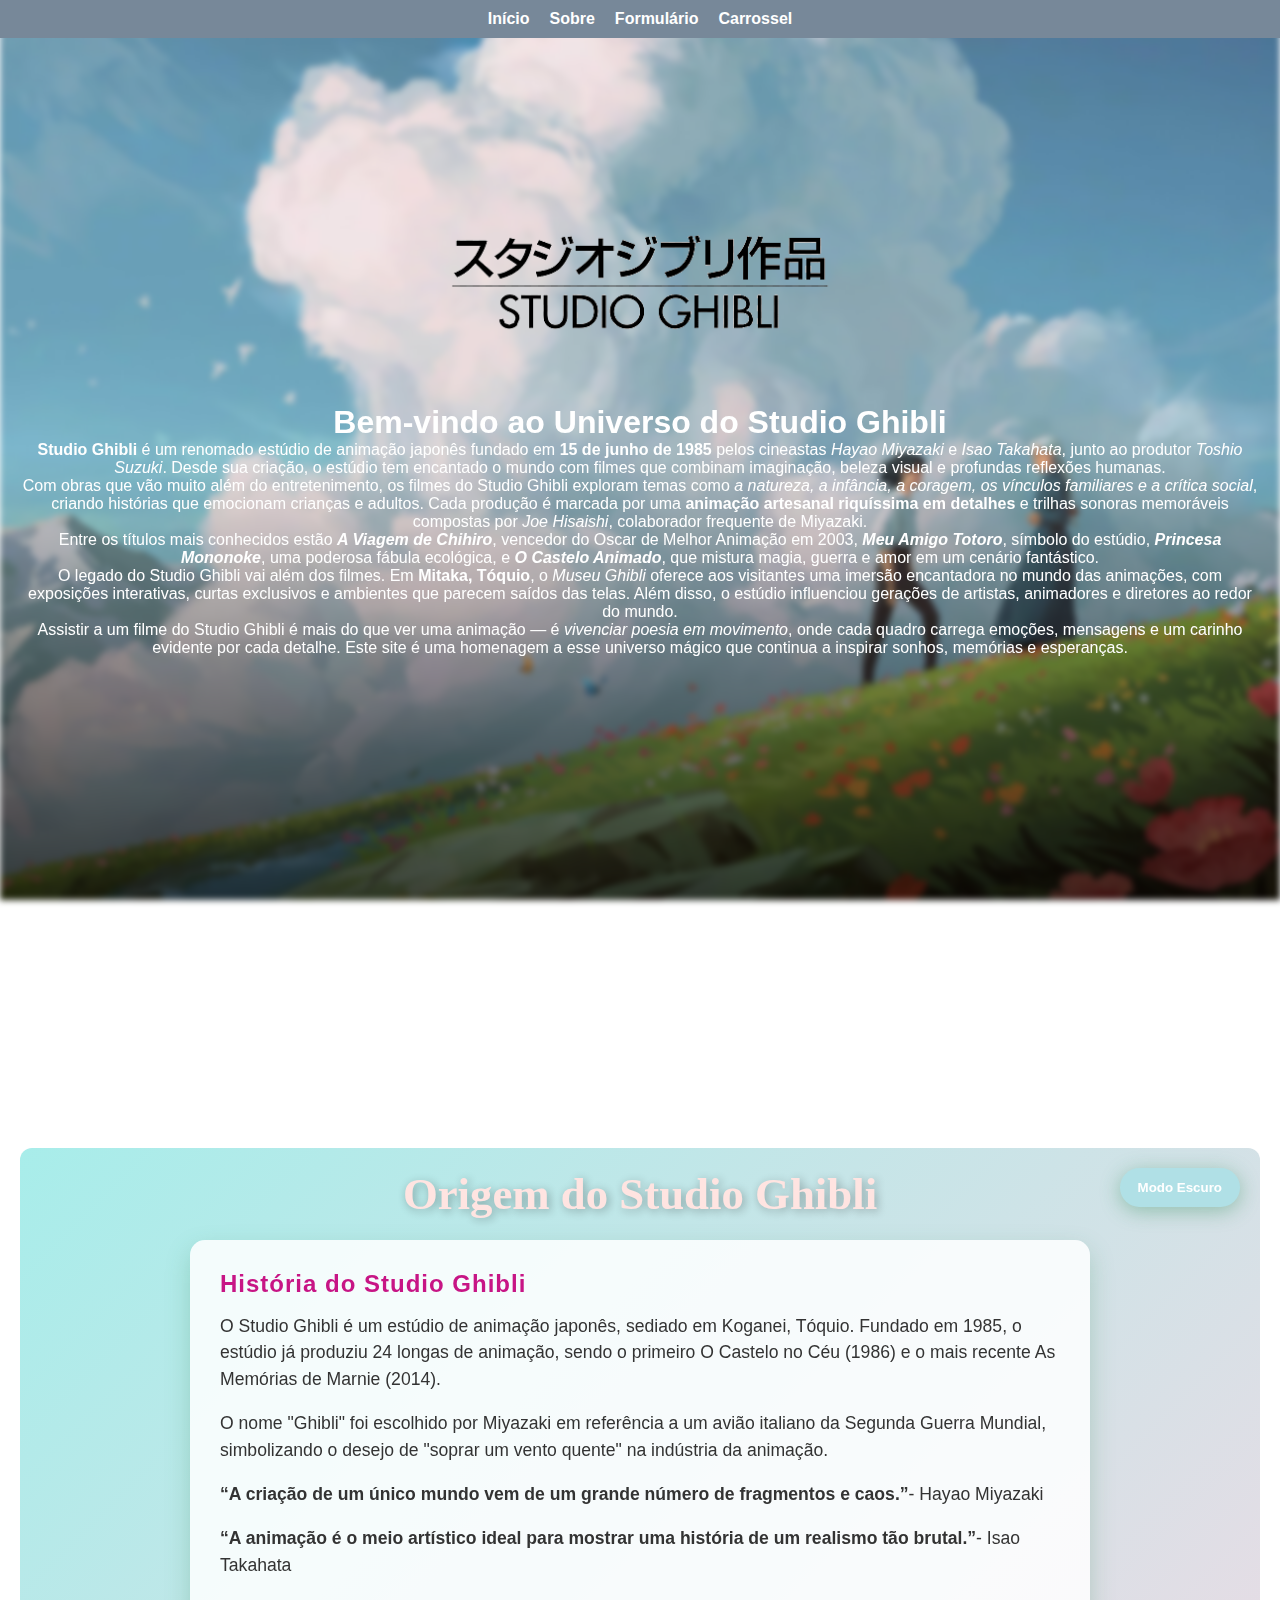
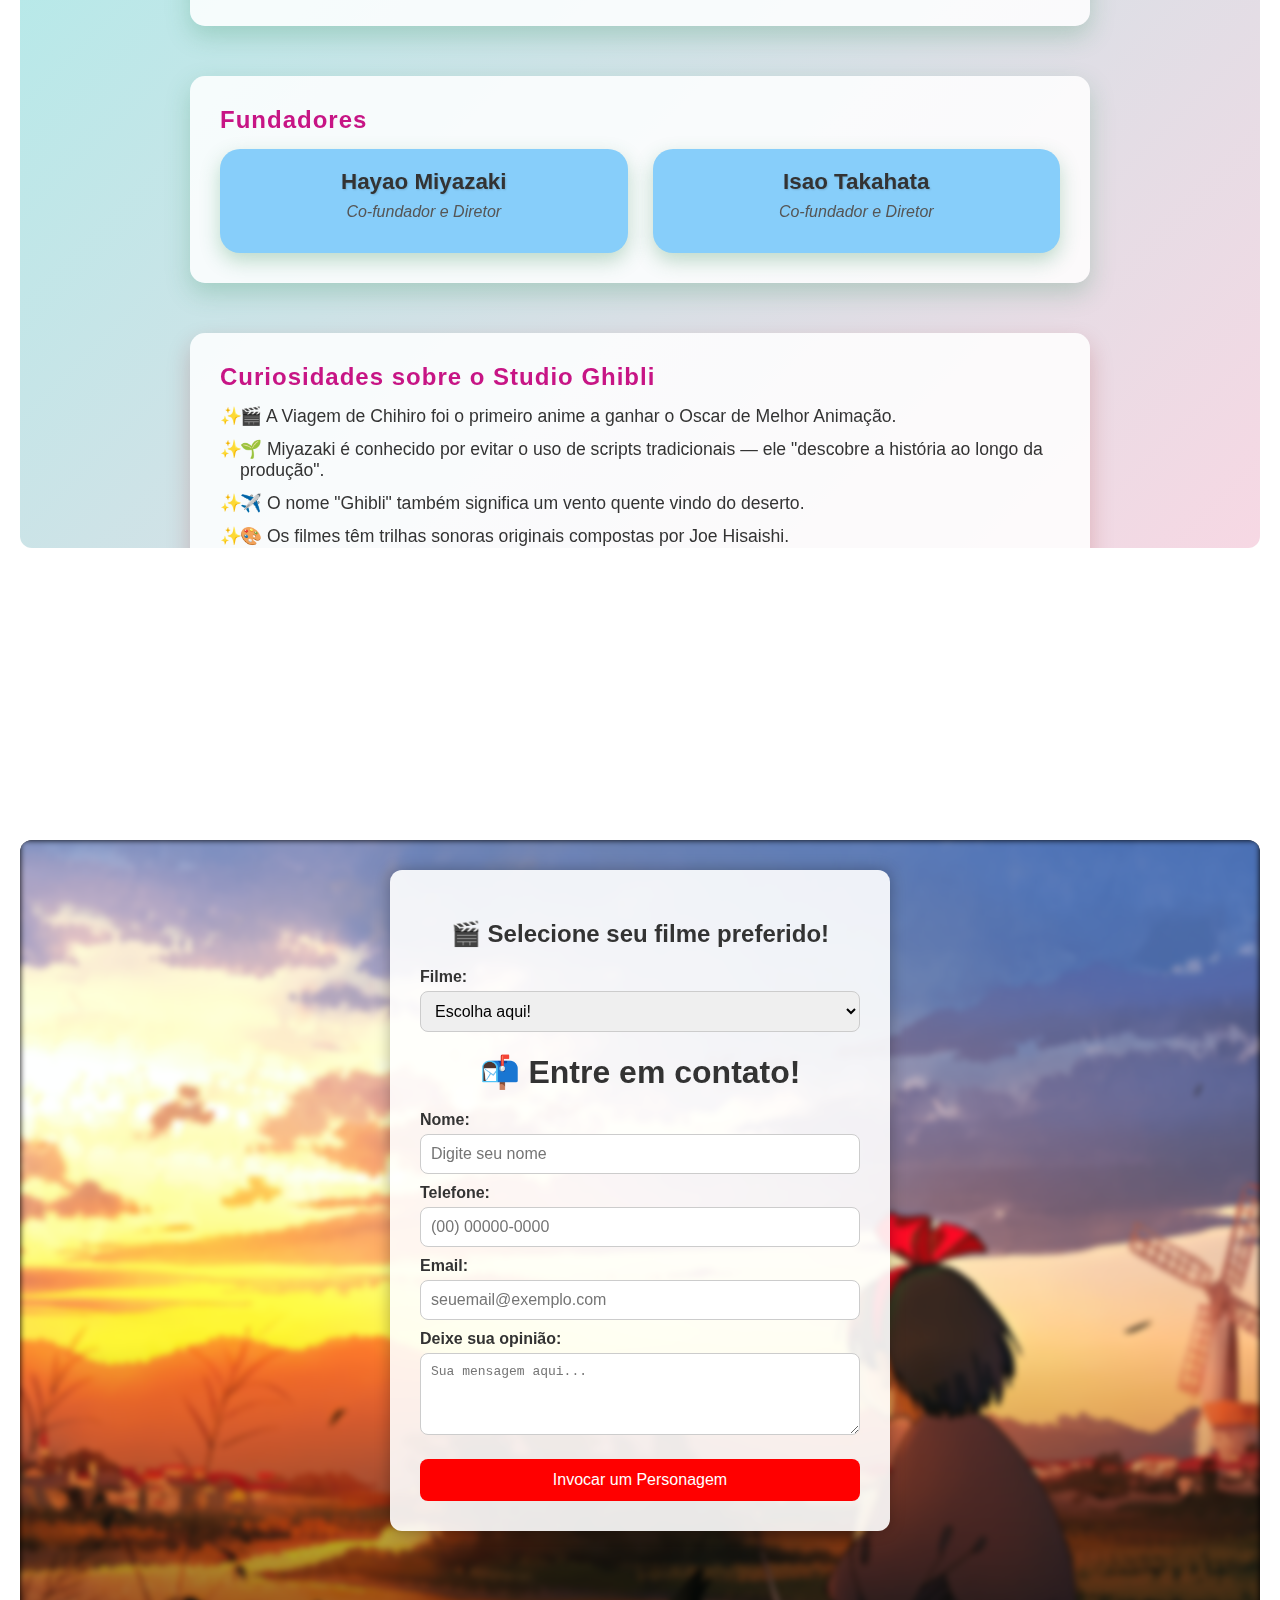
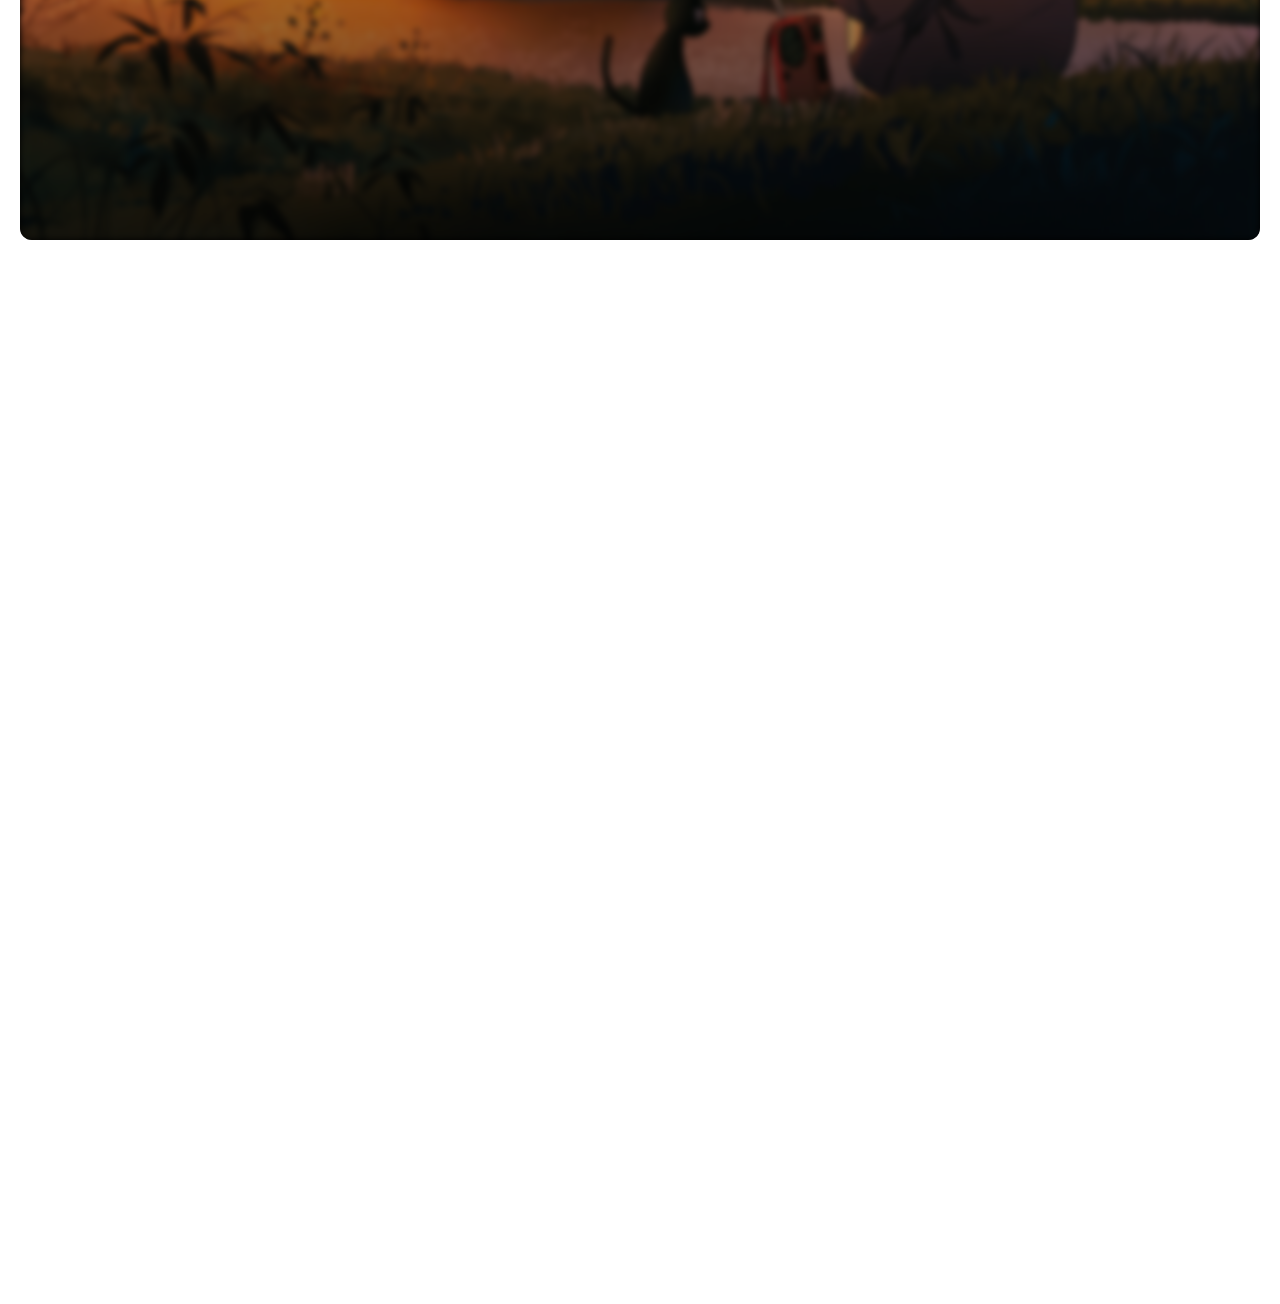
<file: index.html>
<!DOCTYPE html>
<html>
<head>
  <meta charset="UTF-8" />
  <meta name="viewport" content="width=device-width, initial-scale=1.0" />
  <title>Site</title>
  <link rel="stylesheet" href="styles.css">
</head>
<body>
  <nav>
    <ul>
      <li><a href="#inicio">Início</a></li>
      <li><a href="#sobre">Sobre</a></li>
      <li><a href="#formulario">Formulário</a></li>
      <li><a href="#carrossel">Carrossel</a></li>
    </ul>
  </nav>

  <div class="background-blur"></div>
  <div class="content">
    <center>
      <section id="inicio">
        <img src="titulo_transparente.png" alt="Studio Ghibli" class="titulo-img"/>
        <h1>Bem-vindo ao Universo do Studio Ghibli</h1>
        <p><b>Studio Ghibli</b> é um renomado estúdio de animação japonês fundado em <b>15 de junho de 1985</b> pelos cineastas <i>Hayao Miyazaki</i> e <i>Isao Takahata</i>, junto ao produtor <i>Toshio Suzuki</i>. Desde sua criação, o estúdio tem encantado o mundo com filmes que combinam imaginação, beleza visual e profundas reflexões humanas.</p>
        <p>Com obras que vão muito além do entretenimento, os filmes do Studio Ghibli exploram temas como <i>a natureza, a infância, a coragem, os vínculos familiares e a crítica social</i>, criando histórias que emocionam crianças e adultos. Cada produção é marcada por uma <b>animação artesanal riquíssima em detalhes</b> e trilhas sonoras memoráveis compostas por <i>Joe Hisaishi</i>, colaborador frequente de Miyazaki.</p>
        <p>Entre os títulos mais conhecidos estão <b><i>A Viagem de Chihiro</i></b>, vencedor do Oscar de Melhor Animação em 2003, <b><i>Meu Amigo Totoro</i></b>, símbolo do estúdio, <b><i>Princesa Mononoke</i></b>, uma poderosa fábula ecológica, e <b><i>O Castelo Animado</i></b>, que mistura magia, guerra e amor em um cenário fantástico.</p>
        <p>O legado do Studio Ghibli vai além dos filmes. Em <b>Mitaka, Tóquio</b>, o <i>Museu Ghibli</i> oferece aos visitantes uma imersão encantadora no mundo das animações, com exposições interativas, curtas exclusivos e ambientes que parecem saídos das telas. Além disso, o estúdio influenciou gerações de artistas, animadores e diretores ao redor do mundo.</p>
        <p>Assistir a um filme do Studio Ghibli é mais do que ver uma animação — é <i>vivenciar poesia em movimento</i>, onde cada quadro carrega emoções, mensagens e um carinho evidente por cada detalhe. Este site é uma homenagem a esse universo mágico que continua a inspirar sonhos, memórias e esperanças.</p>
      </section>

      <section id="sobre">
        <h2>Sobre</h2>
        <iframe src="index3.html" width="100%" height="1000px" style="border: none; border-radius: 12px;"></iframe>
      </section>

      <section id="formulario">
        <h2>Formulário</h2>
        <iframe src="index1.html" width="100%" height="1000px" style="border: none; border-radius: 12px;"></iframe>
      </section>
    </center>
    <center>
      <section id="carrossel">
        <h2>Carrossel de fotos</h2><br/>
        <p>Clique no botão abaixo para acessar um carrossel de imagens sobre alguns dos filmes mais famosos do Studio Ghibli:</p>
        <a href="carrossel.html" target="_blank">
          <button>
            Cique aqui!
          </button>
        </a>
      </section>
    </center>
  </div>
</body>
</html>
</file>
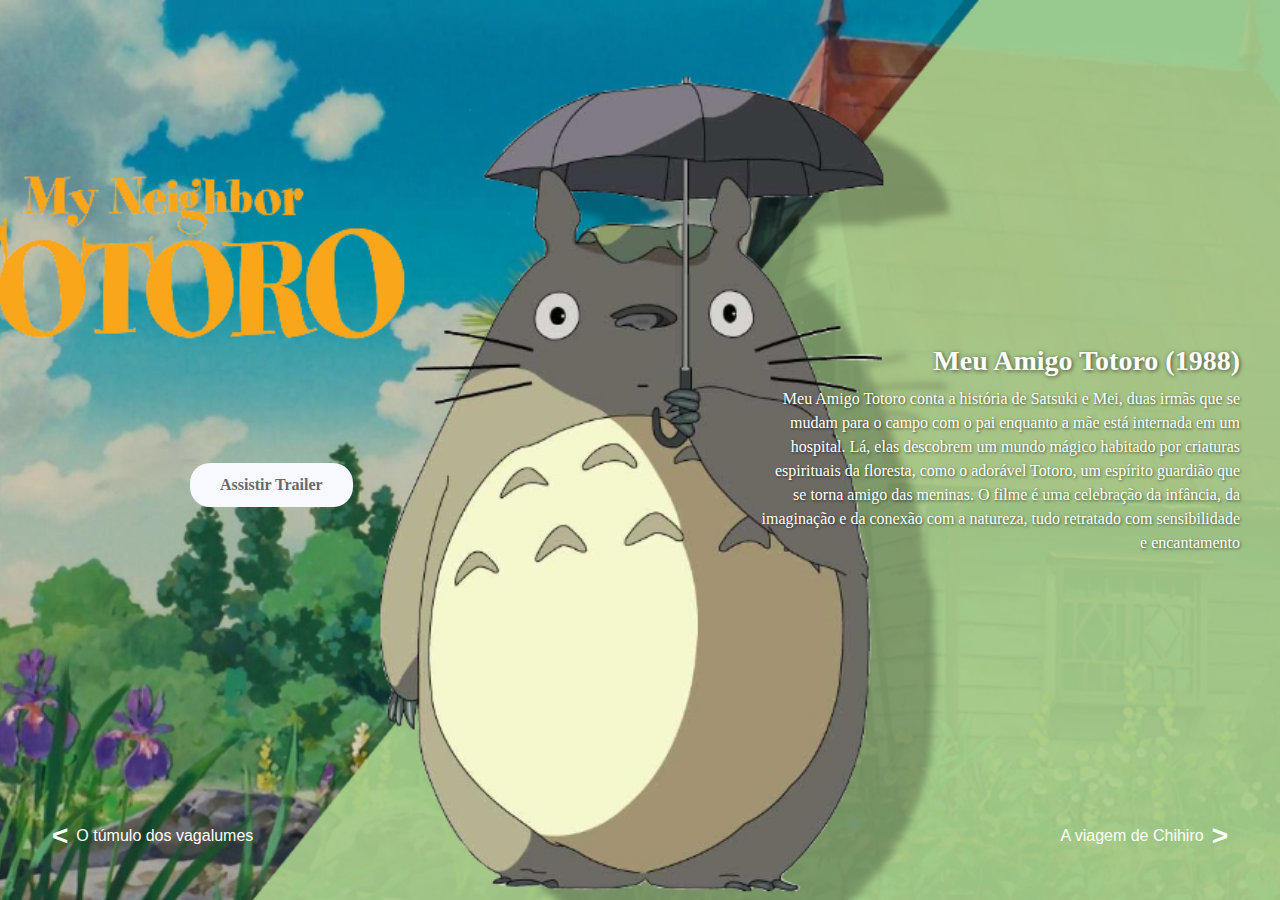
<file: carrossel.html>
<!DOCTYPE html>
<html lang="pt-BR">
<head>
  <meta charset="UTF-8" />
  <meta http-equiv="X-UA-Compatible" content="IE=edge" />
  <meta name="viewport" content="width=device-width, initial-scale=1.0" />
  <title>Carrossel Ghibli</title>
  <link rel="stylesheet" href="carrossel.css" />
  <script src="index.js" defer></script>
</head>
<body>
  <section class="slideshow-container">
    <ul class="slides">
      <li class="slide" data-active>
        <img src="totoro.png" alt="Meu Amigo Totoro" />
        <div class="overlay-layout">
          <a href="https://www.youtube.com/watch?v=92a7Hj0ijLs" target="_blank" class="trailer-button">Assistir Trailer</a>
          <div class="text-block">
            <h2>Meu Amigo Totoro (1988)</h2>
            <p>Meu Amigo Totoro conta a história de Satsuki e Mei, duas irmãs que se mudam para o campo com o pai enquanto a mãe está internada em um hospital. Lá, elas descobrem um mundo mágico habitado por criaturas espirituais da floresta, como o adorável Totoro, um espírito guardião que se torna amigo das meninas. O filme é uma celebração da infância, da imaginação e da conexão com a natureza, tudo retratado com sensibilidade e encantamento</p>
          </div>
        </div>
      </li>

      <li class="slide">
        <img src="chihiro.jpg" alt="A viagem de Chihiro" />
        <div class="overlay-layout">
          <a href="https://www.youtube.com/watch?v=ByXuk9QqQkk" target="_blank" class="trailer-button">Assistir Trailer</a>
          <div class="text-block">
            <h2>A Viagem de Chihiro (2001)</h2>
            <p>A Viagem de Chihiro acompanha uma menina de dez anos que, ao se mudar com os pais, acaba presa em um mundo espiritual misterioso onde seus pais são transformados em porcos. Para libertá-los, ela precisa trabalhar em uma casa de banhos frequentada por deuses e criaturas mágicas. Durante sua jornada, Chihiro amadurece, aprende sobre coragem, responsabilidade e respeito. O filme é repleto de simbolismos e foi vencedor do Oscar de Melhor Animação.</p>
          </div>
        </div>
      </li>

      <li class="slide">
        <img src="howl.jpg" alt="O castelo animado" />
        <div class="overlay-layout">
          <a href="https://www.youtube.com/watch?v=iwROgK94zcM" target="_blank" class="trailer-button">Assistir Trailer</a>
          <div class="text-block">
            <h2>O Castelo Animado (2004)</h2>
            <p>O Castelo Animado narra a jornada de Sophie, uma jovem que é transformada em uma senhora idosa por uma bruxa e busca ajuda no castelo mágico do misterioso mago Howl. Ao longo da aventura, Sophie descobre sua própria força interior, enquanto o filme aborda temas como identidade, amor e as consequências da guerra. Com visuais impressionantes e uma narrativa envolvente, o longa explora o poder da gentileza e da transformação pessoal.</p>
          </div>
        </div>
      </li>

      <li class="slide">
        <img src="Ponyo.jpg" alt="Ponyo: Uma amizade que veio do mar" />
        <div class="overlay-layout">
          <a href="https://www.youtube.com/watch?v=CsR3KVgBzSM" target="_blank" class="trailer-button">Assistir Trailer</a>
          <div class="text-block">
            <h2>Ponyo (2008)</h2>
            <p>Em Ponyo: Uma Aventura no Mar, o jovem Sosuke encontra uma peixinha dourada com rosto humano chamada Ponyo, que deseja se tornar humana para ficar com ele. Ao desafiar as leis do mundo marinho, Ponyo desequilibra as forças da natureza, provocando uma tempestade que ameaça a cidade. A história, inspirada em A Pequena Sereia, mistura fantasia, ecologia e afeto infantil em uma animação colorida e vibrante.</p>
          </div>
        </div>
      </li>

      <li class="slide">
        <img src="kiki.png" alt="Serviços de entrega da Kiki" />
        <div class="overlay-layout">
          <a href="https://www.youtube.com/watch?v=4bG17OYs-GA" target="_blank" class="trailer-button">Assistir Trailer</a>
          <div class="text-block">
            <h2>O Serviço de Entregas da Kiki (1989)</h2>
            <p>Em Serviço de Entregas da Kiki, uma jovem bruxa de 13 anos parte sozinha para cumprir o tradicional rito de passagem das bruxas: viver um ano em outra cidade. Com a ajuda de sua vassoura e do gato falante Jiji, ela abre um serviço de entregas aéreas enquanto enfrenta desafios de adaptação, insegurança e solidão. O filme trata com delicadeza o processo de crescimento, a busca por propósito e a descoberta da própria identidade.</p>
          </div>
        </div>
      </li>

      <li class="slide">
        <img src="mononoke.png" alt="A princesa Mononoke" />
        <div class="overlay-layout">
          <a href="https://www.youtube.com/watch?v=4OiMOHRDs14" target="_blank" class="trailer-button">Assistir Trailer</a>
          <div class="text-block">
            <h2>A Princesa Mononoke (1997)</h2>
            <p>A Princesa Mononoke segue Ashitaka, um príncipe amaldiçoado que parte em busca de cura e acaba envolvido em um conflito entre humanos e os espíritos da floresta. No centro da disputa estão San, a "Princesa Mononoke", criada por lobos e defensora da natureza, e Lady Eboshi, líder de uma cidade industrial. O filme trata de temas complexos como a destruição ambiental, o progresso humano e a coexistência entre diferentes mundos, sem vilões claros, apenas perspectivas contrastantes.</p>
          </div>
        </div>
      </li>

      <li class="slide">
        <img src="vagalumes.jpg" alt="O túmulo dos vagalumes" />
        <div class="overlay-layout">
          <a href="https://www.youtube.com/watch?v=4vPeTSRd580" target="_blank" class="trailer-button">Assistir Trailer</a>
          <div class="text-block">
            <h2>O Túmulo dos Vagalumes (1988)</h2>
            <p>O Túmulo dos Vagalumes é um drama comovente que acompanha Seita e Setsuko, dois irmãos que tentam sobreviver no Japão durante os últimos dias da Segunda Guerra Mundial. Após perderem a mãe em um bombardeio, eles enfrentam a fome, o abandono e o sofrimento em meio à devastação. O filme é uma poderosa denúncia dos horrores da guerra, contado com sensibilidade e profunda carga emocional, sendo considerado um dos filmes mais tristes e impactantes da história da animação.</p>
          </div>
        </div>
      </li>
    </ul>

    <button class="previous" data-change-slide-button="previous">
      <span class="arrow">&lt;</span>
      <span class="preview-name" id="prev-name">Anterior</span>
    </button>

    <button class="next" data-change-slide-button="next">
      <span class="preview-name" id="next-name">Próxima</span>
      <span class="arrow">&gt;</span>
    </button>
  </section>
</body>
</html>
</file>
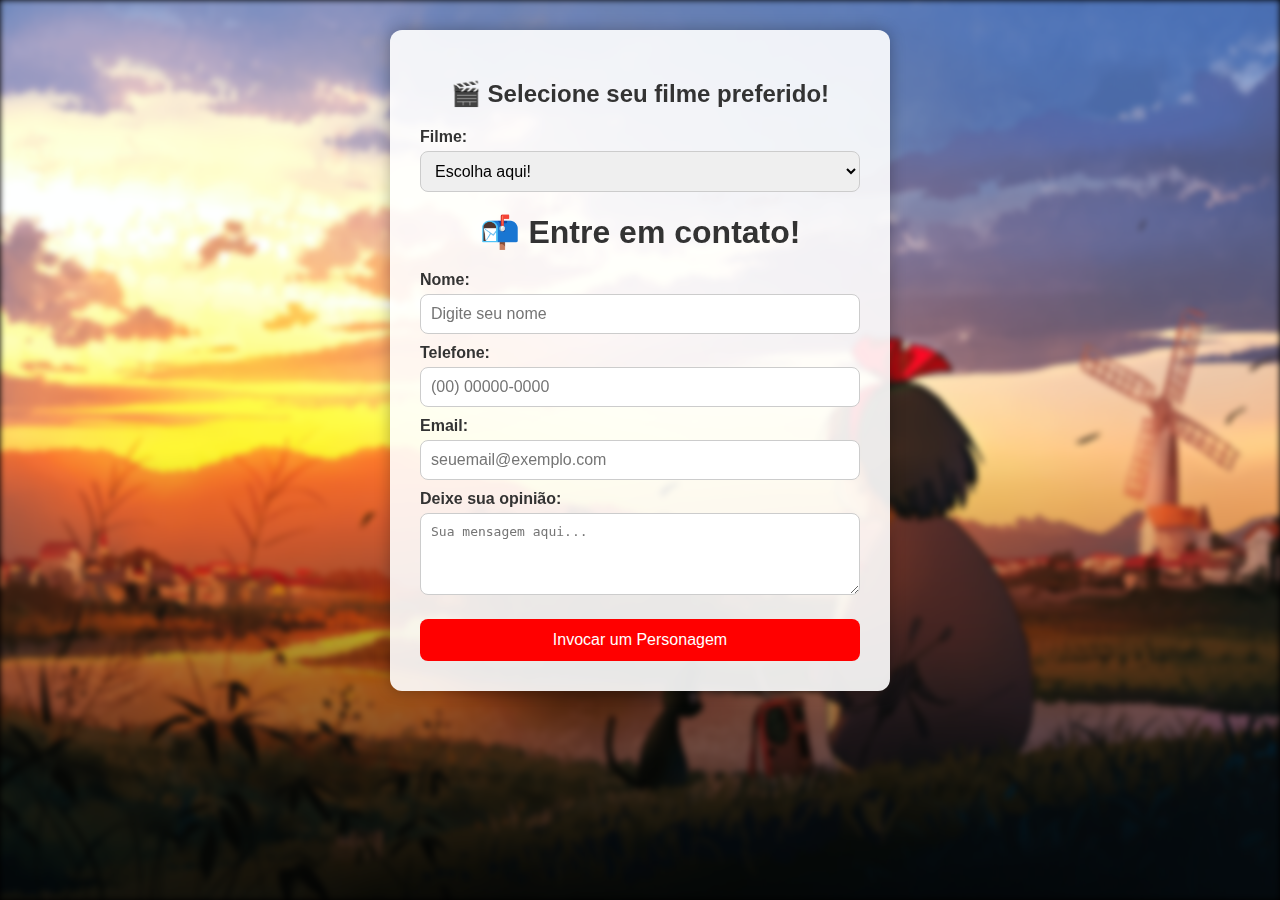
<file: index1.html>
<!DOCTYPE html>
<html lang="pt-br">
<head>
  <meta charset="utf-8">
  <title>Formulário com Estilo</title>
  <style>
    * {
      box-sizing: border-box;
    }

    body {
      margin: 0;
      font-family: 'Segoe UI', sans-serif;
      height: 100vh;
      background: #000;
    }

    .background-blur {
      position: fixed;
      inset: 0;
      background: url('img1.jpeg') center/cover no-repeat;
      filter: blur(3px);
      z-index: -2;
    }

    .background-blur::after {
      content: "";
      position: absolute;
      inset: 0;
      background: linear-gradient(to top, rgba(0,0,0,0.7), rgba(0,0,0,0) 50%);
    }

    .content {
      position: relative;
      z-index: 1;
      display: flex;
      flex-direction: column;
      align-items: center;
      padding: 30px;
      color: white;
    }

    .form-container {
      background: rgba(255, 255, 255, 0.9);
      padding: 30px;
      border-radius: 12px;
      max-width: 500px;
      width: 100%;
      color: #333;
      box-shadow: 0 0 15px rgba(0,0,0,0.3);
    }

    h1, h2 {
      text-align: center;
      margin-bottom: 20px;
    }

    label {
      font-weight: bold;
      display: block;
      margin-top: 10px;
    }

    input, select, textarea {
      width: 100%;
      padding: 10px;
      margin-top: 5px;
      border: 1px solid #ccc;
      border-radius: 8px;
      font-size: 1em;
    }

    textarea {
      resize: vertical;
    }

    button {
      margin-top: 20px;
      width: 100%;
      background-color: red;
      color: white;
      border: none;
      padding: 12px;
      font-size: 1em;
      border-radius: 8px;
      cursor: pointer;
      transition: background 0.3s;
    }

    button:hover {
      background-color: #357ab7;
    }
  </style>
</head>
<body>
  <div class="background-blur"></div>

  <div class="content">
    <div class="form-container">
      <h2>🎬 Selecione seu filme preferido!</h2>
      <form>
        <label for="meuSelect">Filme:</label>
        <select id="meuSelect">
          <option value="">Escolha aqui!</option>
          <option>Princesa Mononoke</option>
          <option>O Túmulo dos Vagalumes</option>
          <option>O Castelo Animado</option>
          <option>Meu Amigo Totoro</option>
          <option>Ponyo: Uma Amizade que Veio do Mar</option>
          <option>A Viagem de Chihiro</option>
          <option>O Serviço de Entregas da Kiki</option>
          <option>Sussurros do Coração</option>
          <option>O Reino dos Gatos</option>
          <option>As Memórias de Marnie</option>
          <option>O Conto da Princesa Kaguya</option>
        </select>

        <h1>📬 Entre em contato!</h1>

        <label for="nome">Nome:</label>
        <input id="nome" type="text" placeholder="Digite seu nome" />

        <label for="telefone">Telefone:</label>
        <input id="telefone" type="text" placeholder="(00) 00000-0000" />

        <label for="email">Email:</label>
        <input id="email" type="text" placeholder="seuemail@exemplo.com" />

        <label for="mensagem">Deixe sua opinião:</label>
        <textarea id="mensagem" cols="50" rows="4" placeholder="Sua mensagem aqui..."></textarea>

        <button type="button" onclick="inicio()"> Invocar um Personagem</button>
      </form>
    </div>
  </div>

  <script>
  function inicio() {
    const personagens = [
      { nome: "Chihiro", frase: "A coragem não é a ausência do medo, é agir apesar dele." },
      { nome: "Totoro", frase: "A natureza cuida de quem cuida dela." },
      { nome: "Ashitaka", frase: "Viva em harmonia com os outros e consigo mesmo." },
      { nome: "Kiki", frase: "Acredite no seu talento, mesmo quando duvidarem." },
      { nome: "Haku", frase: "Não se esqueça de quem você é." },
      { nome: "Ponyo", frase: "O amor pode transformar o mundo." },
      { nome: "Mononoke", frase: "A floresta fala — basta saber ouvir." },
    ];

    let nome = document.getElementById('nome').value.trim();
    if (!nome) {
      nome = prompt('Qual é o seu nome?');
    }

    if (nome) {
      const escolhido = personagens[Math.floor(Math.random() * personagens.length)];
      alert(`Olá, ${nome}! Volte sempre!\n\n💬 ${escolhido.nome} diz: "${escolhido.frase}"`);
    } else {
      alert('Por favor, insira seu nome.');
    }
  }
</script>

</html>
</file>
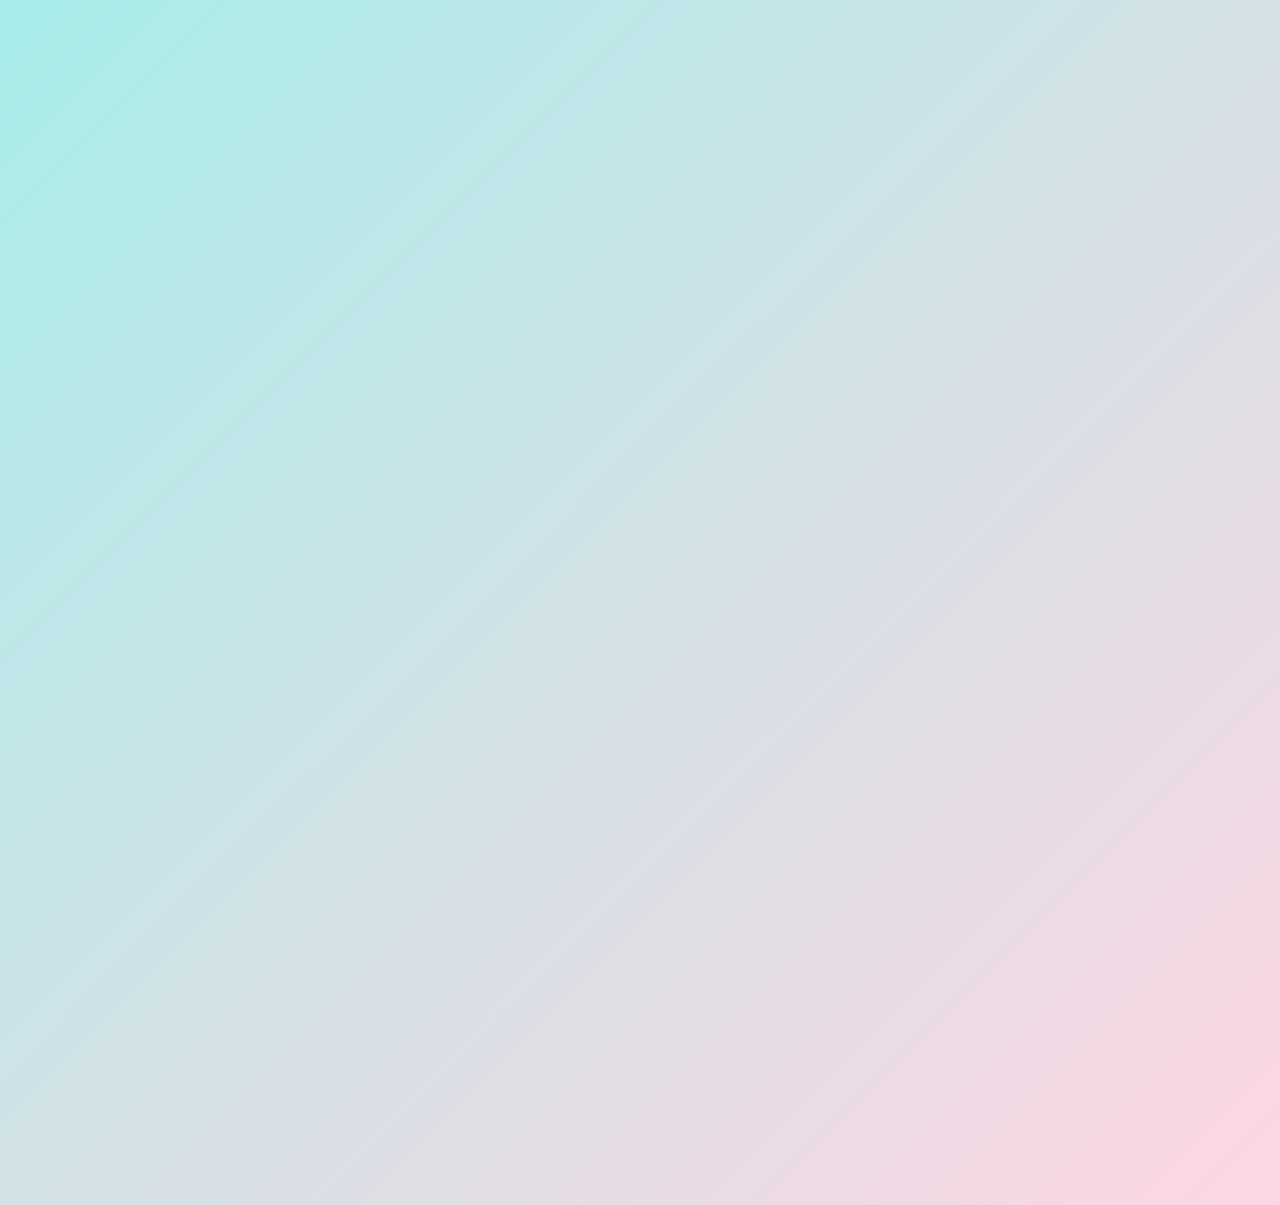
<file: index3.html>
<!DOCTYPE html>
<html lang="pt-BR">
<head>
  <meta charset="UTF-8" />
  <meta name="viewport" content="width=device-width, initial-scale=1" />
  <title>Origem do Studio Ghibli</title>
  <style>
    * {
      box-sizing: border-box;
      margin: 0;
      padding: 0;
    }
    html {
      scroll-behavior: smooth;
    }
    body {
      font-family: 'Segoe UI', Tahoma, Geneva, Verdana, sans-serif;
      background: linear-gradient(135deg, #a8edea 0%, #fed6e3 100%);
      min-height: 100vh;
      color: #333;
      padding: 20px;
      overflow-x: hidden;
      transition: background 0.5s, color 0.5s;
      opacity: 0;
      animation: fadeIn 1.2s forwards;
    }

    body.dark {
      background: linear-gradient(135deg, #2c3e50 0%, #4ca1af 100%);
      color: #ddd;
    }

    @keyframes fadeIn {
      to {
        opacity: 1;
      }
    }

    @keyframes slideUp {
      from {
        opacity: 0;
        transform: translateY(50px);
      }
      to {
        opacity: 1;
        transform: translateY(0);
      }
    }

    header {
      text-align: center;
      font-size: 2.8em;
      font-weight: 900;
      margin-bottom: 20px;
      font-family: 'Cursive', 'Comic Sans MS', cursive;
      color:#FFE4E1;
      text-shadow: 2px 2px 10px rgba(0,0,0,0.3);
    }

    button#themeToggle {
      position: fixed;
      top: 20px;
      right: 20px;
      background:#B0E0E6;
      color: white;
      border: none;
      padding: 12px 18px;
      border-radius: 30px;
      font-weight: bold;
      cursor: pointer;
      box-shadow: 0 4px 20px rgba(46,139,87,0.4);
      transition: background 0.3s;
      z-index: 1001;
    }

    button#themeToggle:hover {
      background:   #FFF0F5;
    }

    section {
      max-width: 900px;
      margin: 0 auto 50px;
      background: rgba(255,255,255,0.85);
      border-radius: 15px;
      padding: 30px;
      box-shadow: 0 10px 25px rgba(46, 139, 87, 0.25);
      transition: background 0.5s;
    }

    body.dark section {
      background: rgba(30, 30, 30, 0.85);
      box-shadow: 0 10px 25px rgba(30, 100, 120, 0.8);
    }

    h2 {
      color: #C71585;
      margin-bottom: 15px;
      letter-spacing: 1px;
      font-weight: 700;
    }

    body.dark h2 {
      color: #7fd2a7;
    }

    p {
      font-size: 1.1em;
      line-height: 1.5;
      margin-bottom: 18px;
    }

    .founders {
      display: flex;
      flex-wrap: wrap;
      gap: 25px;
      justify-content: center;
    }

    .founder-card {
      background:   #87CEFA;
      flex: 1 1 250px;
      border-radius: 20px;
      box-shadow: 0 8px 20px rgba(46,139,87,0.3);
      cursor: pointer;
      padding: 20px;
      text-align: center;
      transition: transform 0.3s ease, box-shadow 0.3s ease;
      position: relative;
      overflow: hidden;
    }

    body.dark .founder-card {
      background: #0000FF;
      box-shadow: 0 8px 20px rgba(100,180,150,0.8);
      color: #ccead6;
    }

    .founder-card:hover {
      transform: scale(1.08);
      box-shadow: 0 15px 30px rgba(46,139,87,0.6);
    }

    .founder-name {
      font-size: 1.4em;
      font-weight: 800;
      margin-bottom: 8px;
      text-shadow: 1px 1px 2px rgba(0,0,0,0.15);
    }

    .founder-role {
      font-style: italic;
      color:    #555;
      margin-bottom: 12px;
    }

    body.dark .founder-role {
      color:  #00BFFF;
    }

    .modal-bg {
      position: fixed;
      top: 0; left: 0; right: 0; bottom: 0;
      background: rgba(0,0,0,0.7);
      display: none;
      justify-content: center;
      align-items: center;
      z-index: 1000;
      padding: 20px;
    }

    .modal-bg.active {
      display: flex;
      animation: fadeInModal 0.4s ease forwards;
    }

    @keyframes fadeInModal {
      from {opacity: 0;}
      to {opacity: 1;}
    }

    .modal-content {
      background: white;
      max-width: 600px;
      border-radius: 15px;
      padding: 25px 30px;
      box-shadow: 0 10px 30px rgba(0,0,0,0.3);
      position: relative;
      color: #333;
      font-size: 1.1em;
    }

    body.dark .modal-content {
      background: #4169E1;
      color: #ddd;
      box-shadow: 0 10px 30px rgba(10, 50, 40, 0.8);
    }

    .modal-close {
      position: absolute;
      top: 15px;
      right: 20px;
      font-size: 1.8em;
      font-weight: 900;
      color:  #888;
      cursor: pointer;
      transition: color 0.3s;
      user-select: none;
    }

    .modal-close:hover {
      color: #00FFFF;
    }

    body.dark .modal-close:hover {
      color: #7fd2a7;
    }

    .modal-title {
      font-weight: 900;
      margin-bottom: 15px;
      font-size: 1.7em;
      color:  #FF1493;
    }

    body.dark .modal-title {
      color: #7fd2a7;
    }

    #curiosidades {
      max-width: 900px;
      margin: 0 auto 50px;
      background: rgba(255, 255, 255, 0.85);
      border-radius: 15px;
      padding: 30px;
      box-shadow: 0 10px 25px rgba(139, 0, 0, 0.2);
      animation: slideUp 1.2s ease-out both;
    }

    body.dark #curiosidades {
      background: rgba(30, 30, 30, 0.85);
      color: #ccc;
      box-shadow: 0 10px 25px rgba(255, 255, 255, 0.1);
    }

    .curiosidades-lista {
      list-style: none;
      font-size: 1.1em;
      margin-top: 15px;
    }

    .curiosidades-lista li {
      margin-bottom: 12px;
      padding-left: 20px;
      position: relative;
    }

    .curiosidades-lista li::before {
      content: "✨";
      position: absolute;
      left: 0;
      top: 0;
    }

    #backToTop {
      display: none;
      position: fixed;
      bottom: 30px;
      right: 30px;
      z-index: 999;
      background-color: #2e8b57;
      color: white;
      border: none;
      padding: 14px 18px;
      border-radius: 50%;
      font-size: 20px;
      cursor: pointer;
      box-shadow: 0 5px 15px rgba(0,0,0,0.3);
      transition: background 0.3s;
    }

    #backToTop:hover {
      background-color: #FFC0CB;
    }

    footer {
      text-align: center;
      padding: 25px;
      background: rgba(255,255,255,0.6);
      color: #333;
      font-size: 0.95em;
      border-top: 1px solid #ccc;
    }

    body.dark footer {
      background: rgba(20,20,20,0.6);
      color: #aaa;
      border-top: 1px solid #444;
    }
  </style>
</head>
<body>
  <button id="themeToggle" aria-label="Alternar tema">Modo Escuro</button>

  <header>Origem do Studio Ghibli</header>

  <section>
    <h2>História do Studio Ghibli</h2>
    <p>
     O Studio Ghibli é um estúdio de animação japonês, sediado em Koganei, Tóquio. Fundado em 1985, o estúdio já produziu 24 longas de animação, sendo o primeiro O Castelo no Céu (1986) e o mais recente As Memórias de Marnie (2014).
    </p>
    <p>
      O nome "Ghibli" foi escolhido por Miyazaki em referência a um avião italiano da Segunda Guerra Mundial, simbolizando o desejo de "soprar um vento quente" na indústria da animação.
    </p>
    <p>
      <b>“A criação de um único mundo vem de um grande número de fragmentos e caos.”</b>- Hayao Miyazaki
    </p>
    <p>
      <b>“A animação é o meio artístico ideal para mostrar uma história de um realismo tão brutal.”</b>- Isao Takahata
    </p>
  </section>

  <section>
    <h2>Fundadores</h2>
    <div class="founders">
      <div class="founder-card" data-name="Hayao Miyazaki" data-role="Co-fundador e Diretor" data-bio="Hayao Miyazaki é um animador, cineasta, roteirista, escritor e artista de mangá japonês. É cofundador do Studio Ghibli, uma companhia de cinema e animação, e conquistou reconhecimento e aclamação internacional pela qualidade de seus vários longas-metragens de animação, os quais normalmente escreve e dirige. É amplamente considerado um dos principais nomes da indústria de animação japonesa.

Os trabalhos de Miyazaki são caracterizados pela recorrência de diversos temas, como a relação da humanidade com a natureza e a tecnologia, a preservação de padrões de vida naturais e tradicionais, a importância da arte e da perícia, e a dificuldade de manter uma ética pacifista em um mundo violento.

Suas protagonistas são frequentemente meninas ou jovens mulheres fortes, com muitos de seus trabalhos apresentando antagonistas ambíguos, que possuem qualidades redentoras. Suas obras já foram amplamente elogiadas e premiadas, com Miyazaki recebendo um Oscar Honorário em novembro de 2014 por suas contribuições à animação.">
        <div class="founder-name">Hayao Miyazaki</div>
        <div class="founder-role">Co-fundador e Diretor</div>
      </div>
      <div class="founder-card" data-name="Isao Takahata" data-role="Co-fundador e Diretor" data-bio="Isao Takahata foi um diretor, roteirista e produtor de cinema japonês. Em 1985, ele co-fundou o Studio Ghibli com seu parceiro de longa data Hayao Miyazaki e os colaboradores de Miyazaki, Toshio Suzuki e Yasuyoshi Tokuma.
  Takahata ganhou elogios da crítica internacional por seu trabalho como diretor de filmes de animação, entre eles Túmulo dos Vagalumes (1988), Memórias de Ontem (1991), Pom Poko (1994) e Meus Vizinhos os Yamadas (1999).
  Seu último filme como diretor foi O Conto da Princesa Kaguya (2013), indicado ao Oscar na categoria de Melhor Filme de Animação na 87º Cerimônia do Oscar.">
        <div class="founder-name">Isao Takahata</div>
        <div class="founder-role">Co-fundador e Diretor</div>
      </div>
    </div>
  </section>

  <section id="curiosidades">
    <h2>Curiosidades sobre o Studio Ghibli</h2>
    <ul class="curiosidades-lista">
      <li>🎬 A Viagem de Chihiro foi o primeiro anime a ganhar o Oscar de Melhor Animação.</li>
      <li>🌱 Miyazaki é conhecido por evitar o uso de scripts tradicionais — ele "descobre a história ao longo da produção".</li>
      <li>✈️ O nome "Ghibli" também significa um vento quente vindo do deserto.</li>
      <li>🎨 Os filmes têm trilhas sonoras originais compostas por Joe Hisaishi.</li>
    </ul>
  </section>

  <div class="modal-bg" id="modal">
    <div class="modal-content">
      <div class="modal-close" id="modalClose">&times;</div>
      <div class="modal-title" id="modalName"></div>
      <div class="modal-role" id="modalRole"></div>
      <div class="modal-bio" id="modalBio"></div>
    </div>
  </div>

  <button id="backToTop" title="Voltar ao topo">⬆️</button>

  <footer>
    <p>🌸 Página criada para homenagear o legado do Studio Ghibli. | Desenvolvido com 💖</p>
  </footer>

  <script>
    const themeToggle = document.getElementById('themeToggle');
    themeToggle.addEventListener('click', () => {
      document.body.classList.toggle('dark');
      themeToggle.textContent = document.body.classList.contains('dark') ? 'Modo Claro' : 'Modo Escuro';
    });

    const modal = document.getElementById('modal');
    const modalClose = document.getElementById('modalClose');
    const modalName = document.getElementById('modalName');
    const modalRole = document.getElementById('modalRole');
    const modalBio = document.getElementById('modalBio');

    document.querySelectorAll('.founder-card').forEach(card => {
      card.addEventListener('click', () => {
        modalName.textContent = card.getAttribute('data-name');
        modalRole.textContent = card.getAttribute('data-role');
        modalBio.textContent = card.getAttribute('data-bio');
        modal.classList.add('active');
      });
    });

    modalClose.addEventListener('click', () => {
      modal.classList.remove('active');
    });

    modal.addEventListener('click', (e) => {
      if(e.target === modal) {
        modal.classList.remove('active');
      }
    });

    document.addEventListener('keydown', (e) => {
      if(e.key === 'Escape' && modal.classList.contains('active')) {
        modal.classList.remove('active');
      }
    });

    const backToTopBtn = document.getElementById("backToTop");
    window.addEventListener("scroll", () => {
      backToTopBtn.style.display = window.scrollY > 300 ? "block" : "none";
    });
    backToTopBtn.addEventListener("click", () => {
      window.scrollTo({ top: 0, behavior: "smooth" });
    });
  </script>
</body>
</html>
</file>
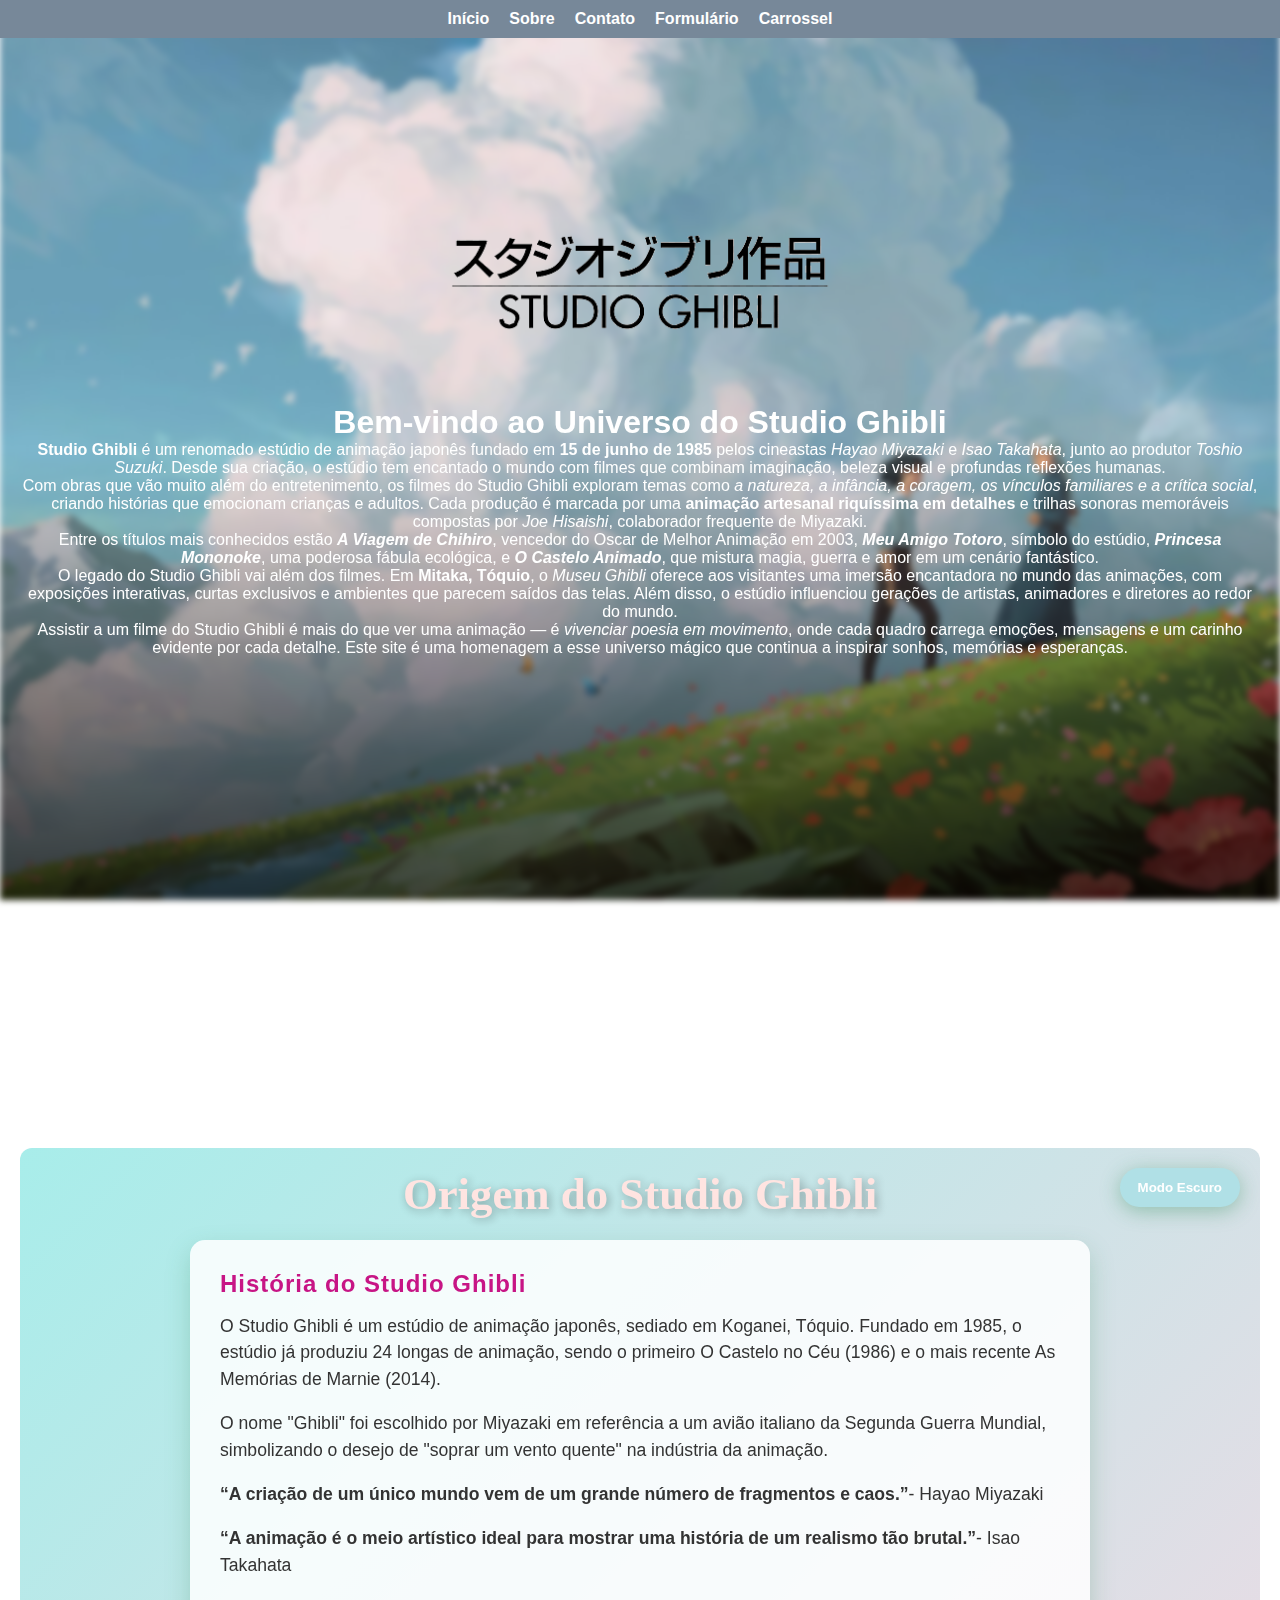
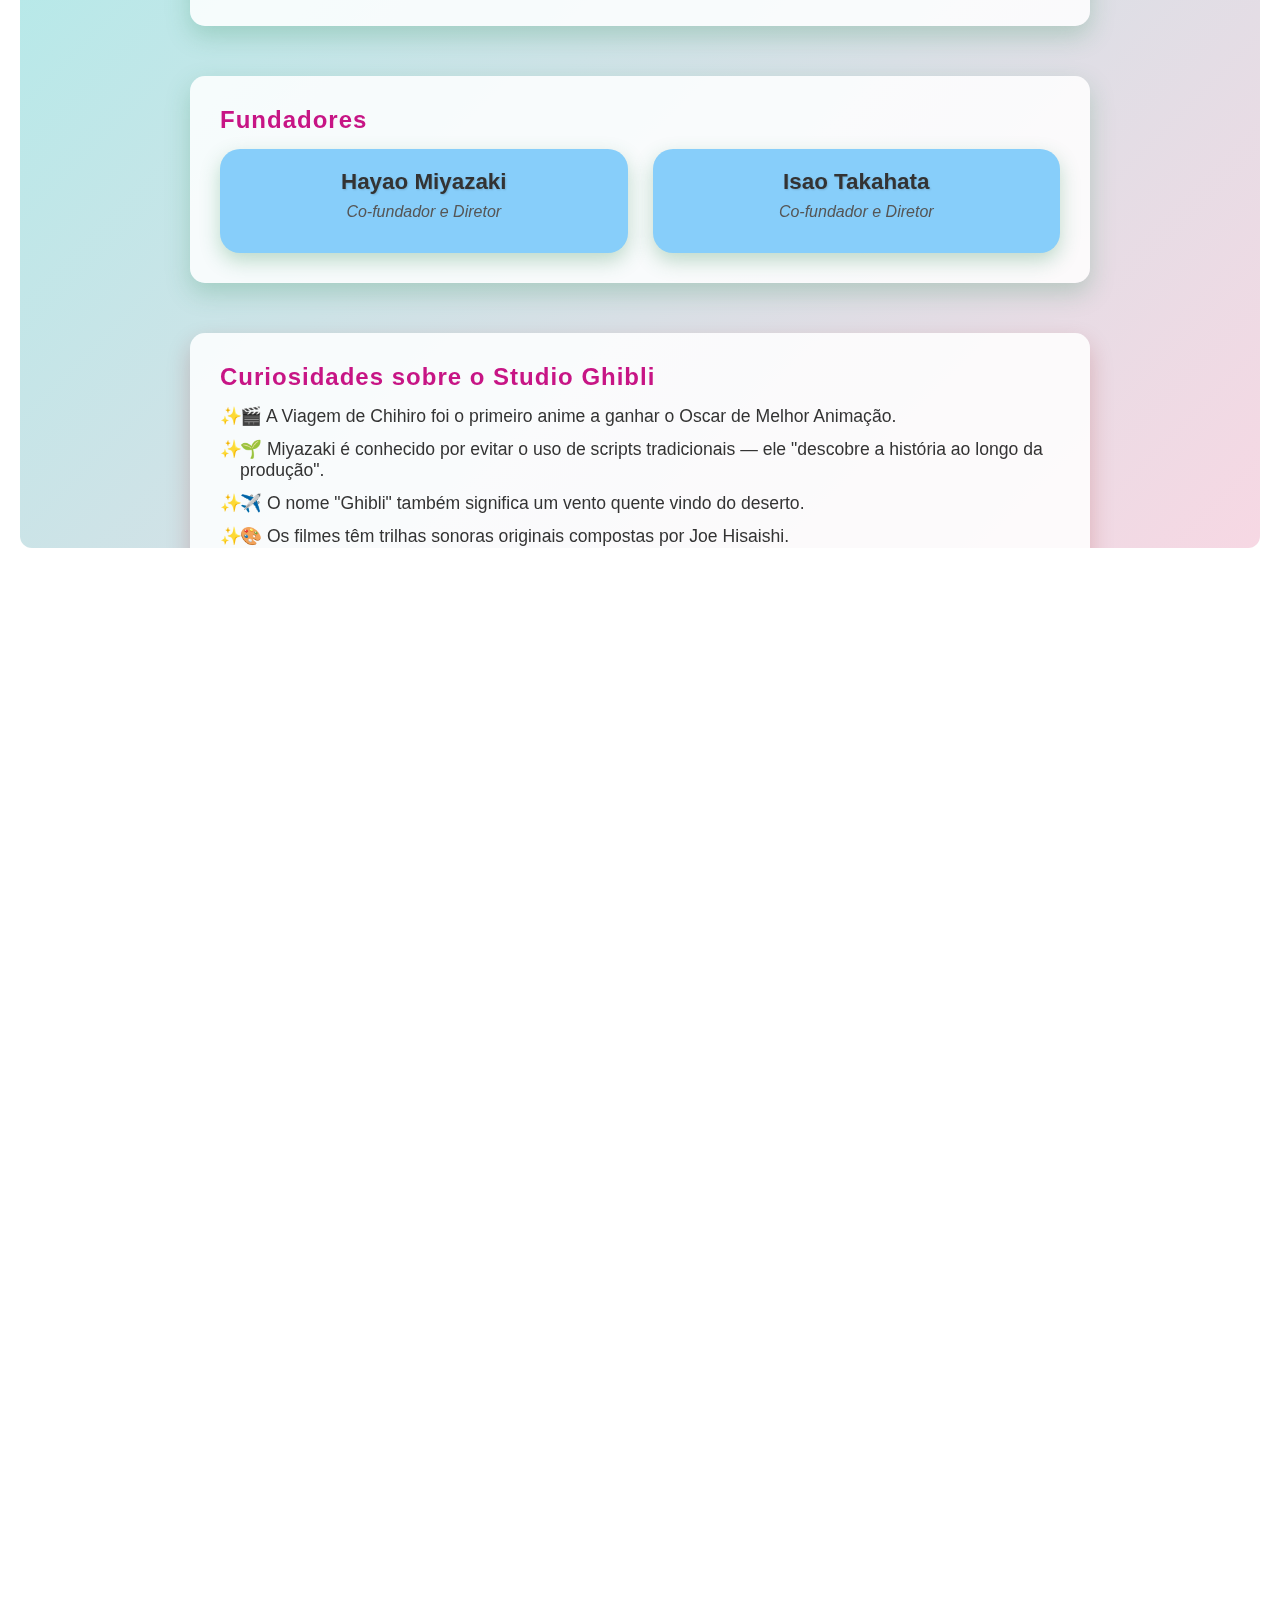
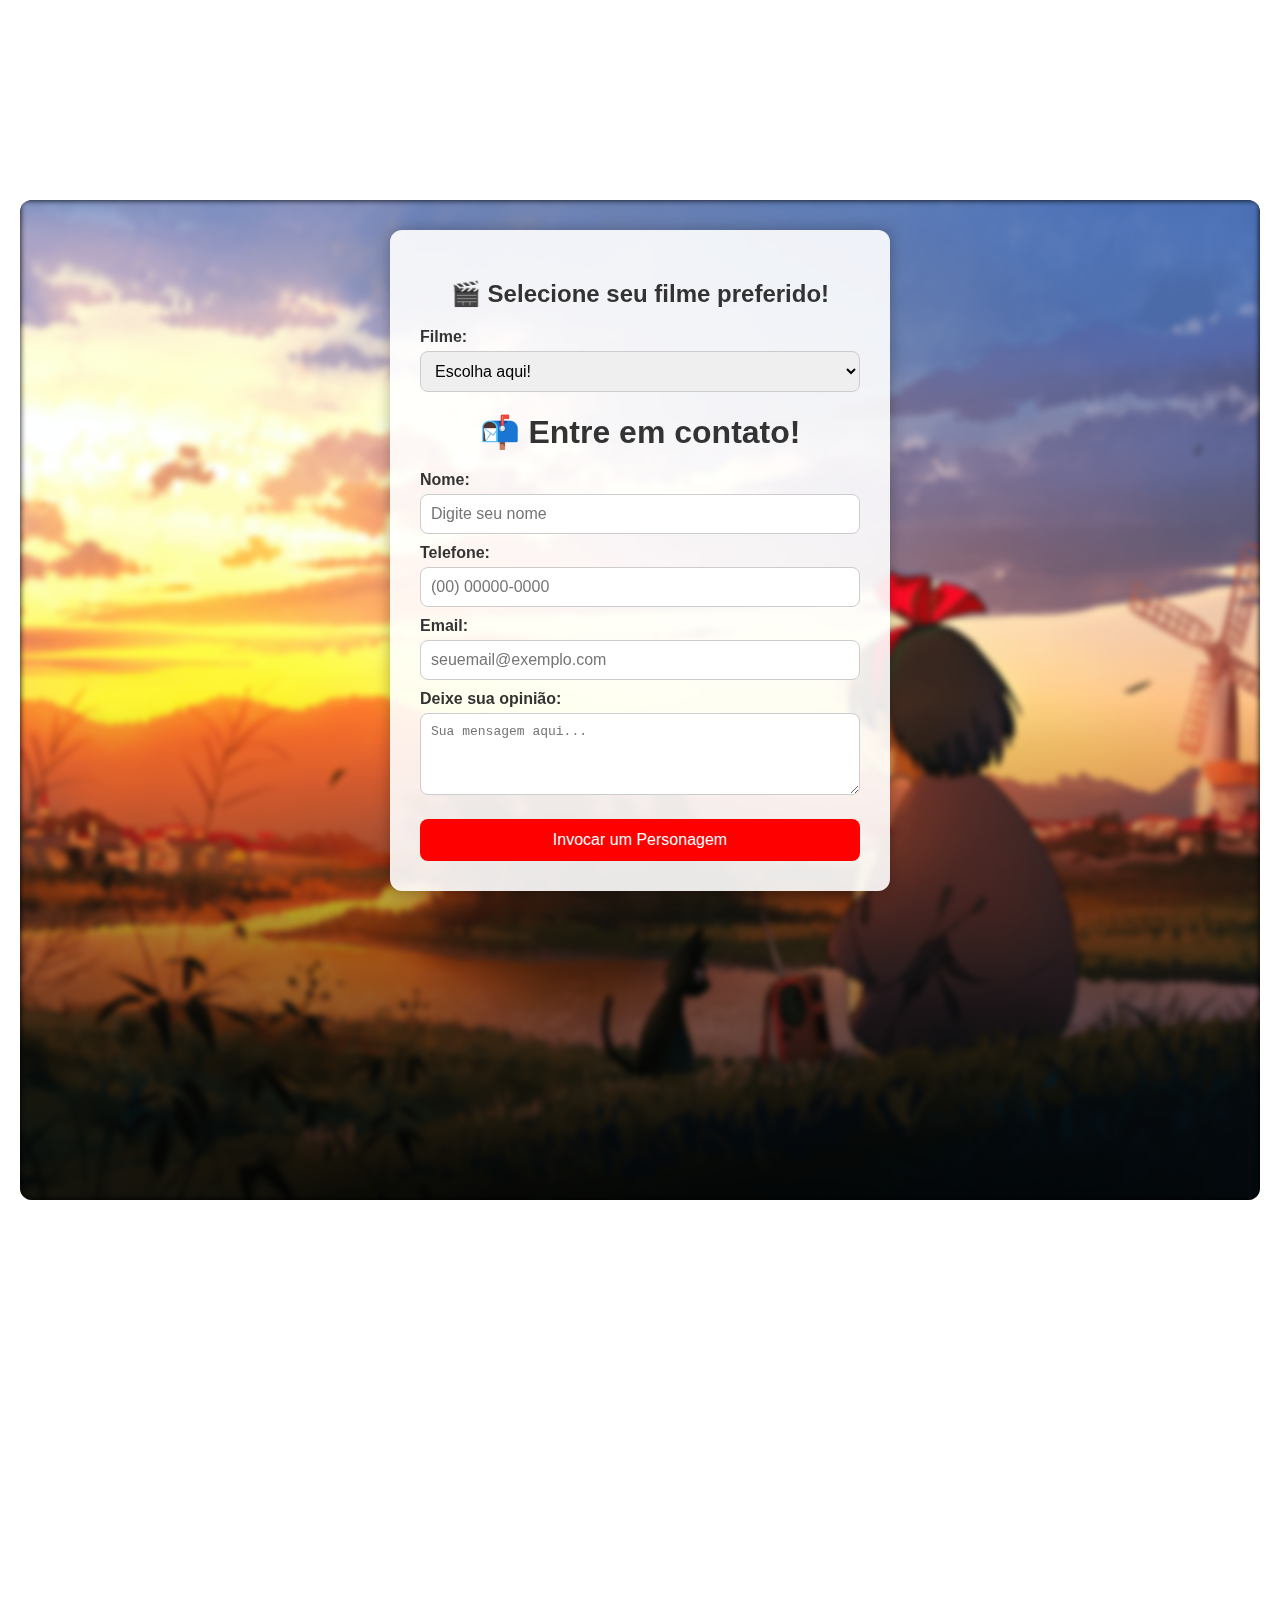
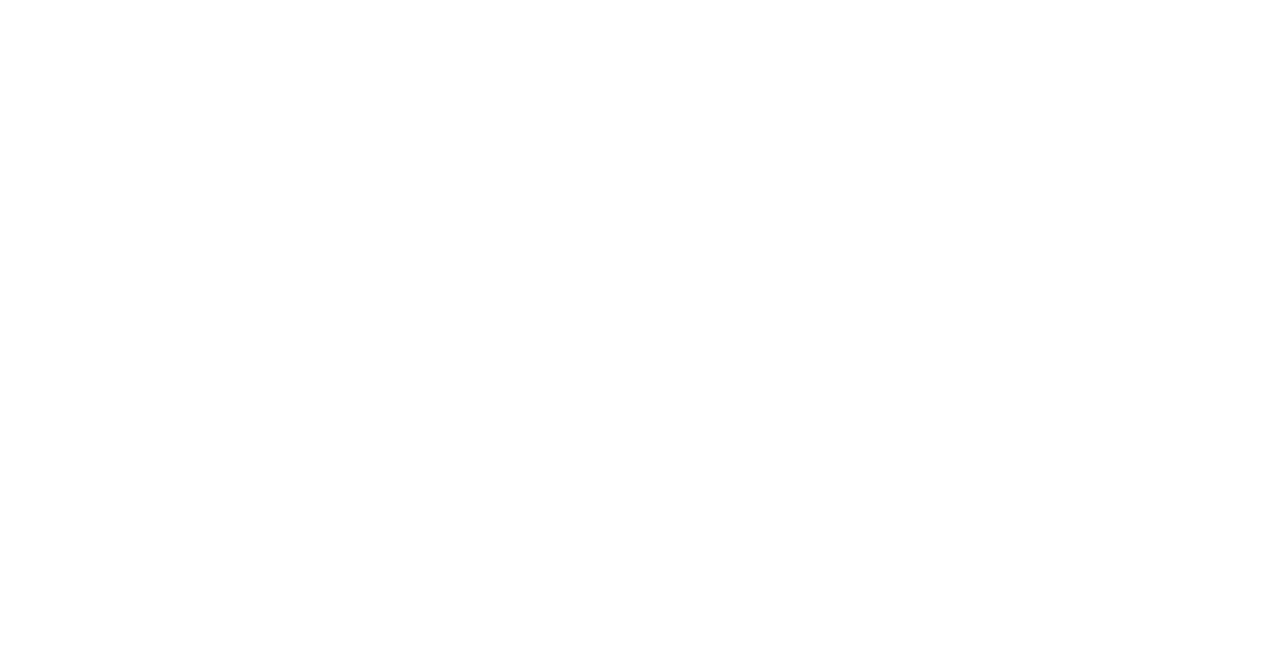
<file: teste2.html>
<!DOCTYPE html>
<html>
<head>
  <meta charset="UTF-8" />
  <meta name="viewport" content="width=device-width, initial-scale=1.0" />
  <title>Site</title>
  <link rel="stylesheet" href="styles.css">
</head>
<body>
  <nav>
    <ul>
      <li><a href="#inicio">Início</a></li>
      <li><a href="#sobre">Sobre</a></li>
      <li><a href="#contato">Contato</a></li>
      <li><a href="#formulario">Formulário</a></li>
      <li><a href="#carrossel">Carrossel</a></li>
    </ul>
  </nav>

  <div class="background-blur"></div>
  <div class="content">
    <center>
      <section id="inicio">
        <img src="titulo_transparente.png" alt="Studio Ghibli" class="titulo-img"/>
        <h1>Bem-vindo ao Universo do Studio Ghibli</h1>
        <p><b>Studio Ghibli</b> é um renomado estúdio de animação japonês fundado em <b>15 de junho de 1985</b> pelos cineastas <i>Hayao Miyazaki</i> e <i>Isao Takahata</i>, junto ao produtor <i>Toshio Suzuki</i>. Desde sua criação, o estúdio tem encantado o mundo com filmes que combinam imaginação, beleza visual e profundas reflexões humanas.</p>
        <p>Com obras que vão muito além do entretenimento, os filmes do Studio Ghibli exploram temas como <i>a natureza, a infância, a coragem, os vínculos familiares e a crítica social</i>, criando histórias que emocionam crianças e adultos. Cada produção é marcada por uma <b>animação artesanal riquíssima em detalhes</b> e trilhas sonoras memoráveis compostas por <i>Joe Hisaishi</i>, colaborador frequente de Miyazaki.</p>
        <p>Entre os títulos mais conhecidos estão <b><i>A Viagem de Chihiro</i></b>, vencedor do Oscar de Melhor Animação em 2003, <b><i>Meu Amigo Totoro</i></b>, símbolo do estúdio, <b><i>Princesa Mononoke</i></b>, uma poderosa fábula ecológica, e <b><i>O Castelo Animado</i></b>, que mistura magia, guerra e amor em um cenário fantástico.</p>
        <p>O legado do Studio Ghibli vai além dos filmes. Em <b>Mitaka, Tóquio</b>, o <i>Museu Ghibli</i> oferece aos visitantes uma imersão encantadora no mundo das animações, com exposições interativas, curtas exclusivos e ambientes que parecem saídos das telas. Além disso, o estúdio influenciou gerações de artistas, animadores e diretores ao redor do mundo.</p>
        <p>Assistir a um filme do Studio Ghibli é mais do que ver uma animação — é <i>vivenciar poesia em movimento</i>, onde cada quadro carrega emoções, mensagens e um carinho evidente por cada detalhe. Este site é uma homenagem a esse universo mágico que continua a inspirar sonhos, memórias e esperanças.</p>
      </section>

      <section id="sobre">
        <h2>Sobre</h2>
        <iframe src="index3.html" width="100%" height="1000px" style="border: none; border-radius: 12px;"></iframe>
      </section>

      <section id="contato">
        <h2>Contato</h2>
        <p>Você pode entrar em contato conosco através do formulário abaixo ou enviar um e-mail diretamente.</p>
        <p>Email: contato@studioghibli.com</p>
      </section>

      <section id="formulario">
        <h2>Formulário</h2>
        <iframe src="index1.html" width="100%" height="1000px" style="border: none; border-radius: 12px;"></iframe>
      </section>
    </center>
    <center>
      <section id="carrossel">
        <h2>Carrossel de fotos</h2><br/>
        <p>Clique no botão abaixo para acessar um carrossel de imagens sobre alguns dos filmes mais famosos do Studio Ghibli:</p>
        <a href="carrossel.html" target="_blank">
          <button>
            Cique aqui!
          </button>
        </a>
      </section>
    </center>
  </div>
</body>
</html>
</file>
<file: styles.css>
* {
    margin: 0;
    padding: 0;
    box-sizing: border-box;
  }
  body {
    margin: 0;
    height: 100%;
    overflow: hidden;
    color: white;
  }
  
  .background-blur {
    position: fixed;
    inset: 0;
    background: url('img1.jpg') center/cover no-repeat;
    filter: blur(3px);
    z-index: -2;
  }
  
  .background-blur::after {
    content: "";
    position: absolute;
    inset: 0;
    background: linear-gradient(to top, rgba(0,0,0,0.7), rgba(0,0,0,0) 50%);
    pointer-events: none;
  }
  
  .content {
    position: relative;
    z-index: 1;
  }

  .titulo-img{
    display: block;
    margin: 60px auto;
    max-width: 400px;
    height: auto;
  }

  body {
    font-family: sans-serif;
    scroll-behavior: smooth;
  }
  
  nav {
    position: fixed;
    top: 0;
    width: 100%;
    background-color: #778899;
    padding: 10px 0;
    z-index: 1000;
  }
  
  nav ul {
    list-style: none;
    display: flex;
    justify-content: center;
    gap: 20px;
  }
  
  nav ul li a {
    color: white;
    text-decoration: none;
    font-weight: bold;
  }
  
  section {
    padding: 100px 20px;
    margin-top: 60px; /* Espaço pra compensar navbar */
    min-height: 100vh;
  }
  
  section:nth-child(odd) {
    background-color: transparent;
  }
  
  section:nth-child(even) {
    background-color: transparent;
  }
  
  button{
    margin-top: 30px;
    padding: 10px 20px;
    text-transform: uppercase;
    border-radius: 8px;
    font-family: Candara;
    font-size: 17px;
    font-weight: 500;
    color: #ffffff80;
    text-shadow: none;
    background: transparent;
    cursor: pointer;
    box-shadow: transparent;
    border: 1px solid #ffffff80;
    transition: 0.5s ease;
    user-select: none;
  }
  button:hover{
    color: #ffffff;
    background: #87CEFA;
    border: 1px solid;
    text-shadow: 
    0 0 5px #ffffff, 
    0 0 10px #ffffff, 
    0 0 20px #ffffff;
    box-shadow: 
    0 0 0 4px #fff, 
    0 0 0 8px #87CEFA;
  }
</file>
<file: carrossel.css>
* {
  margin: 0;
  padding: 0;
  box-sizing: border-box;
}

li {
  list-style-type: none;
}

button {
  cursor: pointer;
  background: none;
  border: none;
}

.slideshow-container {
  position: relative;
  height: 100vh;
  overflow: hidden;
}

.slides {
  height: 100%;
  position: relative;
}

.slide {
  position: absolute;
  top: 0;
  left: 0;
  width: 100%;
  height: 100%;
  opacity: 0;
  transition: opacity 0.8s ease;
}

.slide[data-active] {
  opacity: 1;
  z-index: 1;
}

.slide img {
  width: 100%;
  height: 100%;
  object-fit: cover;
  object-position: center;
}

/* Botões de navegação */
.previous,
.next {
  position: absolute;
  bottom: 40px;
  display: flex;
  align-items: center;
  gap: 8px;
  z-index: 2;
  font-size: 28px;
  color: white;
  padding: 8px 12px;
  transition: background-color 0.2s ease;
}

.previous {
  left: 40px;
}

.next {
  right: 40px;
}

.previous:hover,
.next:hover {
  background-color: rgba(255, 255, 255, 0.1);
  border-radius: 8px;
}

.arrow {
  font-weight: bold;
}

.preview-name {
  font-size: 16px;
  color: white;
  white-space: nowrap;
}


.overlay-layout {
  position: absolute;
  top: 0;
  left: 0;
  width: 100%;
  height: 100%;
  padding: 40px;
  box-sizing: border-box;
  display: flex;
  justify-content: space-between;
  align-items: center;
  pointer-events: none;
}

.trailer-button {
  pointer-events: auto;
  background-color: #F8F8FF;
  color: #696969;
  padding: 13px 30px;
  margin-top: 70px;
  margin-left: 150px;
  text-decoration: none;
  border-radius: 20px;
  font-weight: bold;
  font-size: 16px;
  transition: background-color 0.3s ease;
}

.trailer-button:hover {
  background-color: #F8F8FF;
}

.text-block {
  pointer-events: auto;
  max-width: 40%;
  color: white;
  text-align: right;
}

.text-block h2 {
  font-size: 28px;
  font-weight: bold;
  margin-bottom: 10px;
  color: #ffffff;
  text-shadow: 1px 1px 4px rgba(0, 0, 0, 0.6);
}

.text-block p {
  font-size: 16px;
  line-height: 1.5;
  color: #ffffff;
  text-shadow: 1px 1px 3px rgba(0, 0, 0, 0.6);
}
</file>
